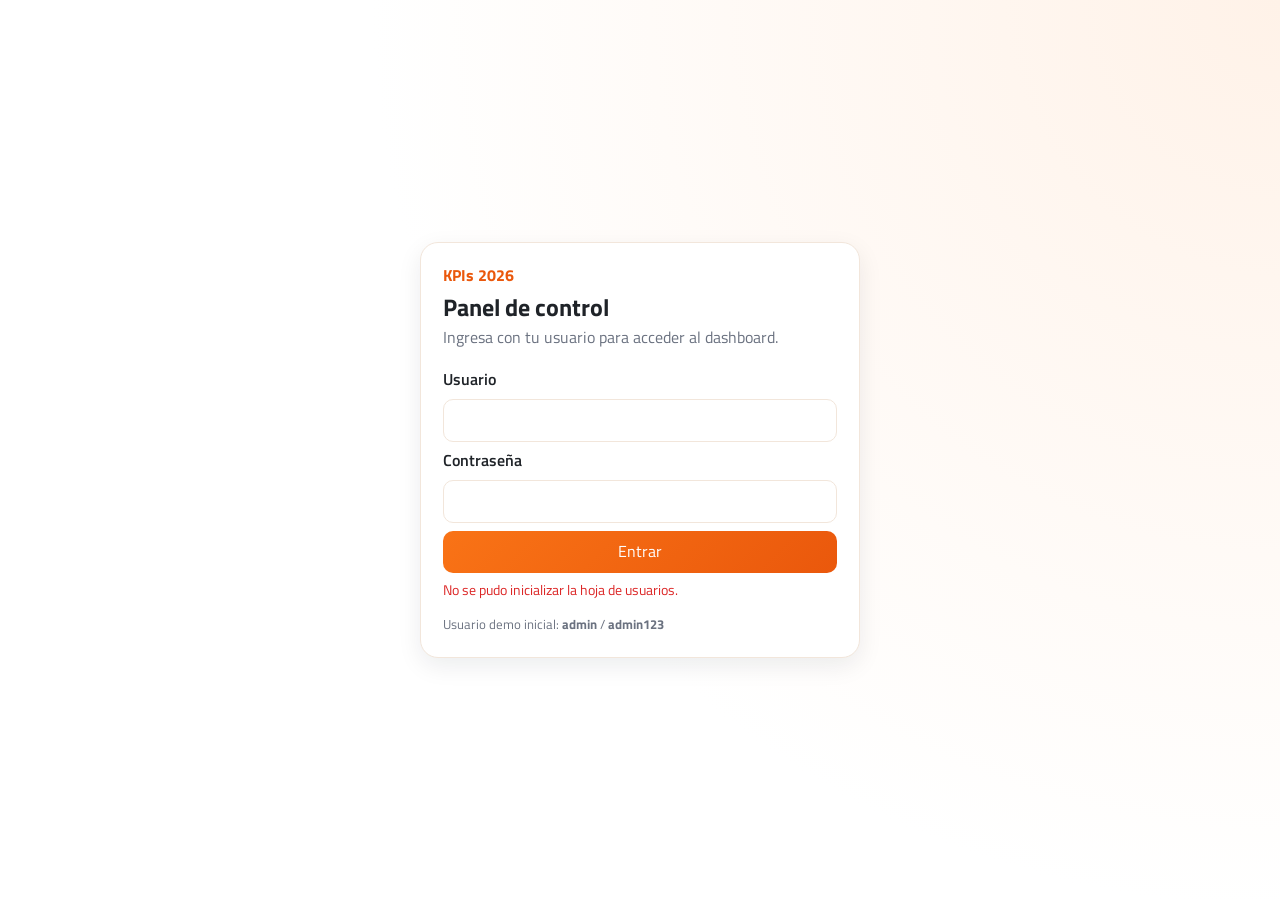
<file: KPIS_2026/index.html>
<!doctype html>
<html lang="es">
  <head>
    <meta charset="UTF-8" />
    <meta name="viewport" content="width=device-width, initial-scale=1.0" />
    <title>KPIs 2026 | Login</title>
    <link rel="preconnect" href="https://fonts.googleapis.com" />
    <link rel="preconnect" href="https://fonts.gstatic.com" crossorigin />
    <link href="https://fonts.googleapis.com/css2?family=Titillium+Web:wght@300;400;600;700&display=swap" rel="stylesheet" />
    <link rel="stylesheet" href="styles/common.css" />
    <link rel="stylesheet" href="styles/login.css" />
  </head>
  <body>
    <main class="login-layout">
      <section class="login-card">
        <div class="brand-block">
          <span class="brand-kicker">KPIs 2026</span>
          <h1>Panel de control</h1>
          <p>Ingresa con tu usuario para acceder al dashboard.</p>
        </div>

        <form id="loginForm" class="login-form" autocomplete="off">
          <label for="usuario">Usuario</label>
          <input id="usuario" name="usuario" type="text" required />

          <label for="contrasena">Contraseña</label>
          <input id="contrasena" name="contrasena" type="password" required />

          <button id="submitBtn" type="submit" class="btn-primary">Entrar</button>
          <p id="loginMessage" class="form-message" role="status"></p>
        </form>

        <div class="helper-note">
          <small>Usuario demo inicial: <strong>admin</strong> / <strong>admin123</strong></small>
        </div>
      </section>
    </main>

    <script src="scripts/config.js"></script>
    <script src="scripts/auth.js"></script>
    <script src="scripts/login.js"></script>
  </body>
</html>
</file>
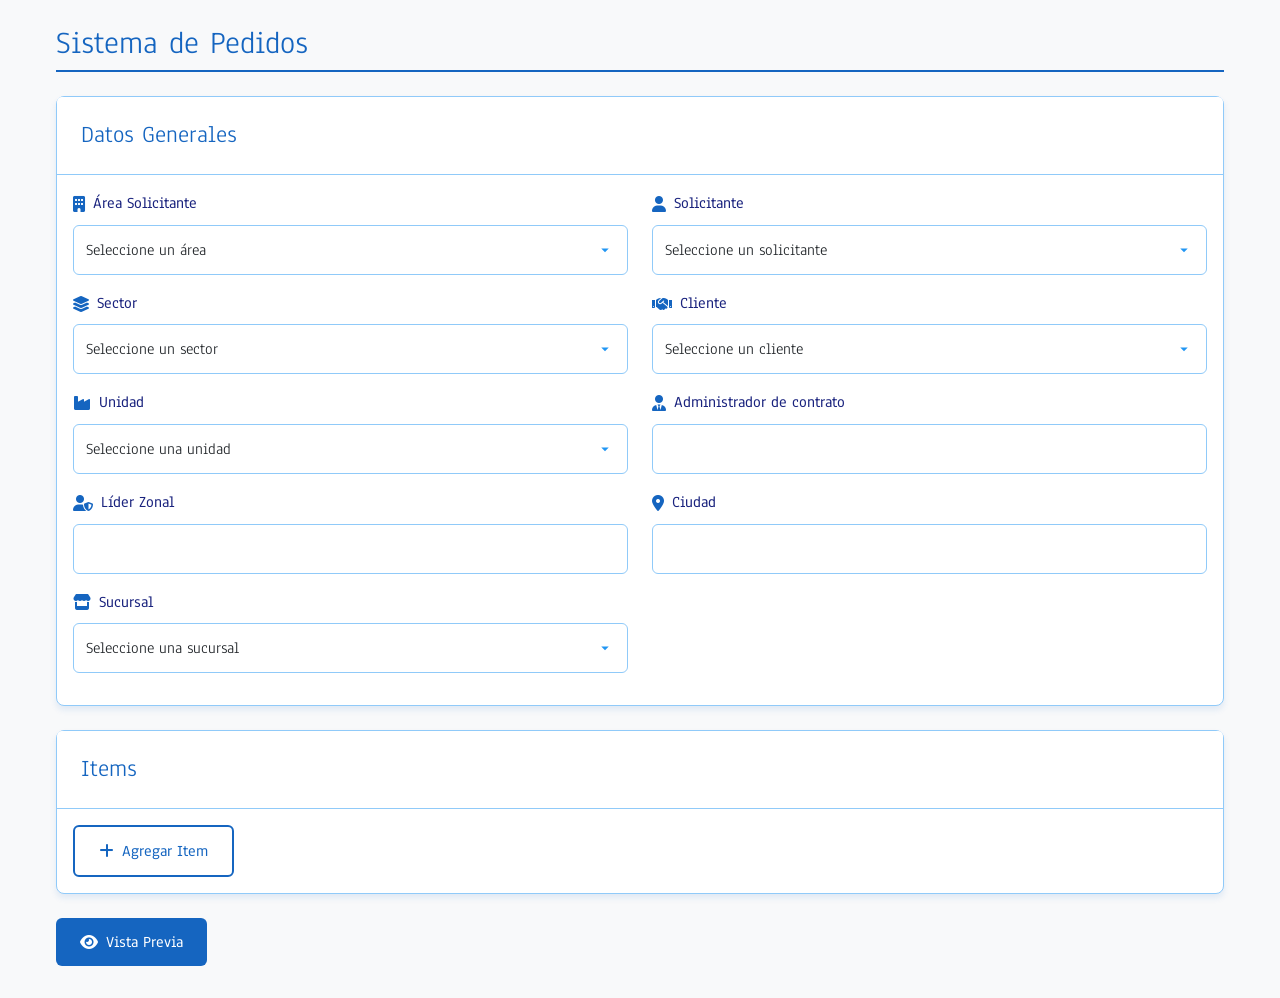
<file: form.html>
<!DOCTYPE html>
<html lang="es">
<head>
    <meta charset="UTF-8">
    <meta name="viewport" content="width=device-width, initial-scale=1.0">
    <title>Sistema de Pedidos</title>
    <link href="https://cdn.jsdelivr.net/npm/bootstrap@5.3.0/dist/css/bootstrap.min.css" rel="stylesheet">
    <link href="https://fonts.googleapis.com/css2?family=Anaheim&display=swap" rel="stylesheet">
    <link href="https://cdnjs.cloudflare.com/ajax/libs/font-awesome/6.0.0/css/all.min.css" rel="stylesheet">
    <style>
        :root {
            --primary-color: #1565C0;
            --primary-light: #BBDEFB;
            --text-color: #1A237E;
            --border-color: #90CAF9;
            --hover-color: #0D47A1;
        }

        body {
            font-family: 'Anaheim', sans-serif;
            color: var(--text-color);
            background-color: #f8f9fa;
            line-height: 1.6;
        }

        .container {
            max-width: 1200px;
            margin: 2rem auto;
            padding: 0 1rem;
        }

        h2 {
            color: var(--primary-color);
            font-weight: 400;
            margin-bottom: 2rem;
            padding-bottom: 0.5rem;
            border-bottom: 2px solid var(--primary-color);
        }

        .card {
            background: white;
            border: 1px solid var(--border-color);
            border-radius: 8px;
            box-shadow: 0 4px 6px rgba(21, 101, 192, 0.1);
            margin-bottom: 2rem;
            transition: transform 0.2s;
        }

        .card:hover {
            transform: translateY(-2px);
        }

        .card-header {
            background: white;
            border-bottom: 1px solid var(--border-color);
            padding: 1.5rem;
        }

        .card-header h4 {
            color: var(--primary-color);
            margin: 0;
            font-weight: 400;
            display: flex;
            align-items: center;
            gap: 0.5rem;
        }

        .form-label {
            color: var(--text-color);
            font-weight: 400;
            margin-bottom: 0.5rem;
        }

        .form-control {
            border: 1px solid var(--border-color);
            border-radius: 6px;
            padding: 0.75rem;
            transition: all 0.2s;
        }

        .form-control:focus {
            border-color: var(--primary-color);
            box-shadow: 0 0 0 3px rgba(33, 150, 243, 0.1);
        }

        select.form-control {
            cursor: pointer;
            background-image: url("data:image/svg+xml,%3Csvg xmlns='http://www.w3.org/2000/svg' width='12' height='12' fill='%232196F3' viewBox='0 0 16 16'%3E%3Cpath d='M8 11L3 6h10l-5 5z'/%3E%3C/svg%3E");
            background-repeat: no-repeat;
            background-position: right 1rem center;
            padding-right: 2.5rem;
        }

        .btn {
            padding: 0.75rem 1.5rem;
            border-radius: 6px;
            font-weight: 500;
            transition: all 0.2s;
            display: inline-flex;
            align-items: center;
            gap: 0.5rem;
            cursor: pointer;
        }

        .btn-primary {
            background-color: var(--primary-color);
            border: none;
            color: white;
        }

        .btn-primary:hover {
            background-color: var(--hover-color);
            transform: translateY(-1px);
            box-shadow: 0 4px 8px rgba(13, 71, 161, 0.2);
        }

        .btn-secondary {
            background-color: white;
            border: 2px solid var(--primary-color);
            color: var(--primary-color);
        }

        .btn-secondary:hover {
            background-color: var(--primary-light);
            color: var(--hover-color);
        }

        .item-form {
            background-color: var(--primary-light);
            border-radius: 6px;
            padding: 1.5rem;
            margin-bottom: 1rem;
            border: 1px solid var(--border-color);
        }

        .preview-modal {
            display: none;
            position: fixed;
            top: 0;
            left: 0;
            width: 100%;
            height: 100%;
            background-color: rgba(0, 0, 0, 0.5);
            backdrop-filter: blur(4px);
            z-index: 1000;
            overflow-y: auto;
            animation: fadeIn 0.3s ease-out;
        }

        .preview-content {
            background: white;
            margin: 2rem auto;
            padding: 2rem;
            width: 90%;
            max-width: 800px;
            border-radius: 8px;
            box-shadow: 0 4px 20px rgba(0, 0, 0, 0.15);
            position: relative;
            max-height: calc(100vh - 4rem);
            overflow-y: auto;
        }

        .close-button {
            position: absolute;
            top: 1rem;
            right: 1rem;
            background: white;
            border: none;
            color: var(--text-color);
            font-size: 1.5rem;
            padding: 0.5rem;
            border-radius: 50%;
            width: 40px;
            height: 40px;
            display: flex;
            align-items: center;
            justify-content: center;
            cursor: pointer;
            box-shadow: 0 2px 4px rgba(0, 0, 0, 0.1);
            transition: all 0.2s;
        }

        .close-button:hover {
            background-color: var(--primary-light);
            transform: rotate(90deg);
        }

        .btn-success {
            background-color: #2E7D32;
            color: white;
            border: none;
            padding: 1rem 2rem;
            margin-top: 1rem;
            width: 100%;
        }

        .btn-success:hover {
            background-color: #1B5E20;
            box-shadow: 0 4px 8px rgba(46, 125, 50, 0.2);
        }

        .form-label {
            display: flex;
            align-items: center;
            gap: 0.5rem;
            color: var(--text-color);
            font-weight: 500;
        }

        .form-label i {
            color: var(--primary-color);
        }

        .table {
            width: 100%;
            margin-bottom: 1rem;
            border-collapse: collapse;
        }

        .table th,
        .table td {
            padding: 1rem;
            border-bottom: 1px solid var(--border-color);
        }

        .table th {
            background-color: var(--primary-light);
            color: var(--primary-color);
            font-weight: 400;
            text-align: left;
        }

        /* Animaciones */
        @keyframes fadeIn {
            from { opacity: 0; }
            to { opacity: 1; }
        }

        .preview-modal {
            animation: fadeIn 0.3s ease-out;
        }
    </style>
</head>
<body>
    <div class="container mt-4">
        <h2 class="mb-4">Sistema de Pedidos</h2>

        <!-- Formulario 1: Datos Generales -->
        <div class="card mb-4">
            <div class="card-header">
                <h4>Datos Generales</h4>
            </div>
            <div class="card-body">
                <div class="row">
                    <div class="col-md-6 mb-3">
                        <label class="form-label"><i class="fas fa-building"></i> Área Solicitante</label>
                        <select class="form-control" id="areaSolicitante" required>
                            <option value="">Seleccione un área</option>
                        </select>
                    </div>
                    <div class="col-md-6 mb-3">
                        <label class="form-label"><i class="fas fa-user"></i> Solicitante</label>
                        <select class="form-control" id="solicitante" required>
                            <option value="">Seleccione un solicitante</option>
                        </select>
                    </div>
                    <div class="col-md-6 mb-3">
                        <label class="form-label"><i class="fas fa-layer-group"></i> Sector</label>
                        <select class="form-control" id="sector" required onchange="cargarClientes()">
                            <option value="">Seleccione un sector</option>
                        </select>
                    </div>
                    <div class="col-md-6 mb-3">
                        <label class="form-label"><i class="fas fa-handshake"></i> Cliente</label>
                        <select class="form-control" id="cliente" required onchange="cargarUnidades()">
                            <option value="">Seleccione un cliente</option>
                        </select>
                    </div>
                    <div class="col-md-6 mb-3">
                        <label class="form-label"><i class="fas fa-industry"></i> Unidad</label>
                        <select class="form-control" id="unidad" required onchange="cargarDatosUnidad()">
                            <option value="">Seleccione una unidad</option>
                        </select>
                    </div>
                    <div class="col-md-6 mb-3">
                        <label class="form-label"><i class="fas fa-user-tie"></i> Administrador de contrato</label>
                        <input type="text" class="form-control" id="administrador" readonly>
                    </div>
                    <div class="col-md-6 mb-3">
                        <label class="form-label"><i class="fas fa-user-shield"></i> Líder Zonal</label>
                        <input type="text" class="form-control" id="liderZonal" readonly>
                    </div>
                    <div class="col-md-6 mb-3">
                        <label class="form-label"><i class="fas fa-map-marker-alt"></i> Ciudad</label>
                        <input type="text" class="form-control" id="ciudad" readonly>
                    </div>
                    <div class="col-md-6 mb-3">
                        <label class="form-label"><i class="fas fa-store"></i> Sucursal</label>
                        <select class="form-control" id="sucursal" required>
                            <option value="">Seleccione una sucursal</option>
                        </select>
                    </div>
                </div>
            </div>
        </div>

        <!-- Formulario 2: Items -->
        <div class="card mb-4">
            <div class="card-header">
                <h4>Items</h4>
            </div>
            <div class="card-body">
                <div id="itemsContainer">
                    <!-- Los items se agregarán aquí -->
                </div>
                <button type="button" class="btn btn-secondary" onclick="agregarItem()">
                    <i class="fas fa-plus"></i> Agregar Item
                </button>
            </div>
        </div>

        <!-- Botones de acción -->
        <div class="mb-4">
            <button type="button" class="btn btn-primary" onclick="mostrarVistaPrevia()">
                <i class="fas fa-eye"></i> Vista Previa
            </button>
        </div>
    </div>

    <!-- Modal de Vista Previa -->
    <div id="previewModal" class="preview-modal">
        <div class="preview-content">
            <span class="close-button" onclick="cerrarVistaPrevia()">&times;</span>
            <h3>Vista Previa del Pedido</h3>
            <div id="previewContent"></div>
            <div class="mt-3">
                <button type="button" class="btn btn-success" onclick="guardarPedido()">
                    <i class="fas fa-save"></i> Registrar Pedido
                </button>
            </div>
        </div>
    </div>

    <script src="https://cdn.jsdelivr.net/npm/bootstrap@5.3.0/dist/js/bootstrap.bundle.min.js"></script>
    <script src="app.js"></script>
</body>
</html>
</file>
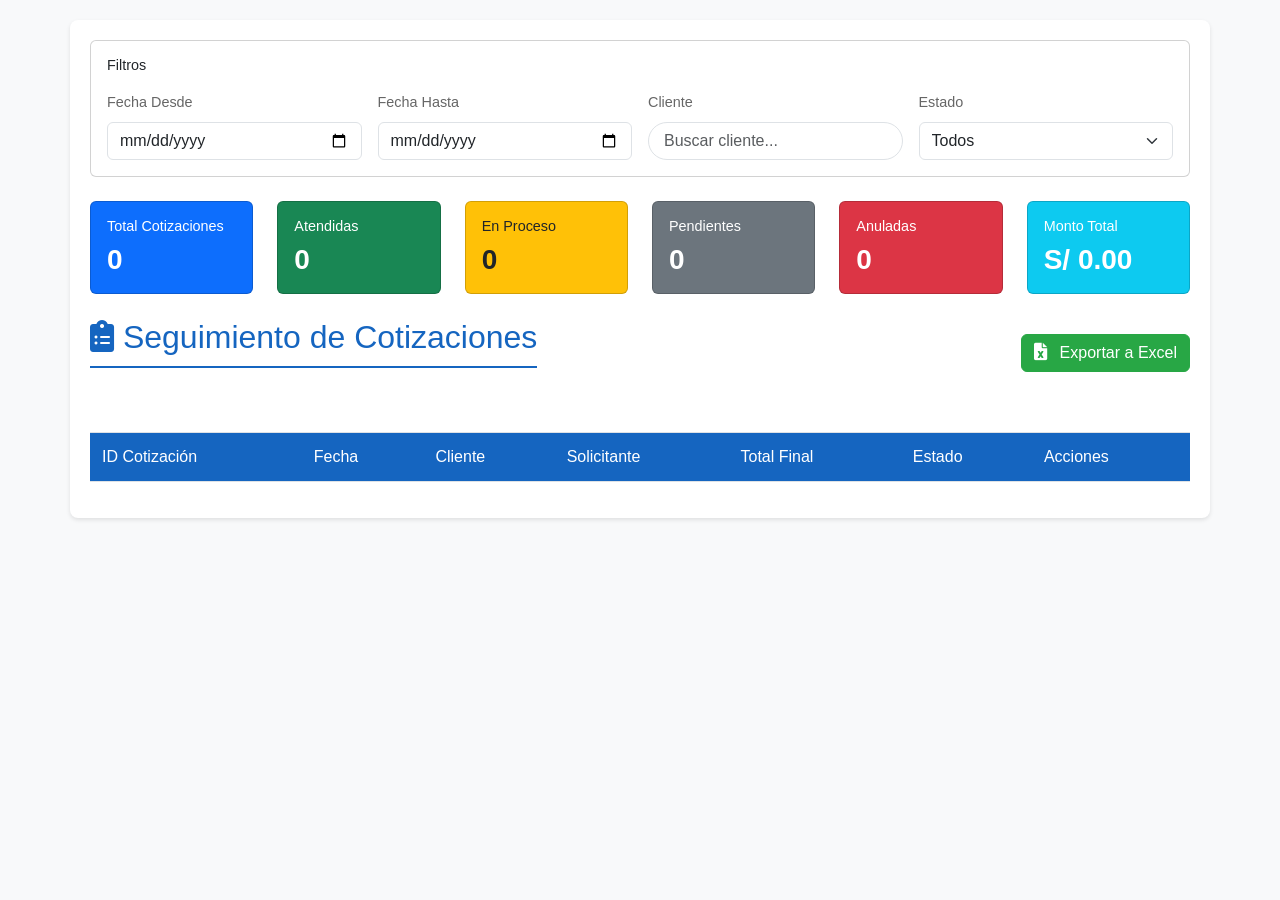
<file: seguimiento.html>
<!DOCTYPE html>
<html lang="es">
<head>
    <meta charset="UTF-8">
    <meta name="viewport" content="width=device-width, initial-scale=1.0">
    <title>Seguimiento de Cotizaciones</title>
    <link href="https://cdn.jsdelivr.net/npm/bootstrap@5.1.3/dist/css/bootstrap.min.css" rel="stylesheet">
    <link href="https://cdnjs.cloudflare.com/ajax/libs/font-awesome/6.0.0/css/all.min.css" rel="stylesheet">
    <style>
        body {
            background-color: #f8f9fa;
            font-family: Arial, sans-serif;
        }

        .container {
            background-color: white;
            border-radius: 8px;
            box-shadow: 0 2px 4px rgba(0,0,0,0.1);
            padding: 20px;
            margin-top: 20px;
        }

        h2 {
            color: #1565C0;
            margin-bottom: 20px;
            padding-bottom: 10px;
            border-bottom: 2px solid #1565C0;
        }

        .table {
            margin-top: 20px;
        }

        .table thead th {
            background-color: #1565C0;
            color: white;
            font-weight: 500;
            border: none;
            padding: 12px;
        }

        .table tbody td {
            vertical-align: middle;
            padding: 12px;
        }

        .btn-group .btn {
            padding: 6px 12px;
            margin: 0 2px;
        }

        /* Estados */
        .estado-pendiente { 
            background-color: #fff3cd !important; 
        }
        .estado-enviada { 
            background-color: #cce5ff !important; 
        }
        .estado-proceso { 
            background-color: #fff3cd !important; 
        }
        .estado-atendida { 
            background-color: #d4edda !important; 
        }
        .estado-anulada { 
            background-color: #f8d7da !important; 
        }

        /* Botones de estado */
        .btn-outline-primary:hover {
            background-color: #1565C0;
            border-color: #1565C0;
        }

        .btn-outline-warning:hover {
            background-color: #ffc107;
            border-color: #ffc107;
        }

        .btn-outline-success:hover {
            background-color: #28a745;
            border-color: #28a745;
        }

        .btn-outline-danger:hover {
            background-color: #dc3545;
            border-color: #dc3545;
        }

        /* Formato para montos */
        .monto {
            font-family: 'Courier New', Courier, monospace;
            text-align: right;
        }

        /* Responsive */
        @media (max-width: 768px) {
            .container {
                padding: 10px;
                margin-top: 10px;
            }

            .table-responsive {
                border: none;
            }

            .btn-group .btn {
                padding: 4px 8px;
            }
        }

        /* Agregar al CSS existente */
        .card {
            transition: transform 0.2s;
        }

        .card:hover {
            transform: translateY(-5px);
        }

        .form-control:focus, .form-select:focus {
            border-color: #1565C0;
            box-shadow: 0 0 0 0.2rem rgba(21, 101, 192, 0.25);
        }

        .card-title {
            font-size: 0.9rem;
            font-weight: 500;
        }

        .card-text {
            margin-bottom: 0;
            font-weight: 600;
        }

        #filtroCliente {
            border-radius: 20px;
            padding-left: 15px;
        }

        .form-label {
            font-size: 0.9rem;
            font-weight: 500;
            color: #666;
        }

        /* Agregar al CSS existente */
        .btn-success {
            background-color: #28a745;
            border-color: #28a745;
            transition: all 0.3s ease;
        }

        .btn-success:hover {
            background-color: #218838;
            border-color: #1e7e34;
            transform: translateY(-2px);
            box-shadow: 0 2px 5px rgba(0,0,0,0.2);
        }

        .btn-success:active {
            transform: translateY(0);
        }

        .btn-success i {
            font-size: 1.1em;
        }
    </style>
</head>
<body>
    <div class="container">
        <!-- Sección de Filtros -->
        <div class="card mb-4">
            <div class="card-body">
                <h5 class="card-title mb-3">Filtros</h5>
                <div class="row g-3">
                    <div class="col-md-3">
                        <label class="form-label">Fecha Desde</label>
                        <input type="date" class="form-control" id="fechaDesde">
                    </div>
                    <div class="col-md-3">
                        <label class="form-label">Fecha Hasta</label>
                        <input type="date" class="form-control" id="fechaHasta">
                    </div>
                    <div class="col-md-3">
                        <label class="form-label">Cliente</label>
                        <input type="text" class="form-control" id="filtroCliente" placeholder="Buscar cliente...">
                    </div>
                    <div class="col-md-3">
                        <label class="form-label">Estado</label>
                        <select class="form-select" id="filtroEstado">
                            <option value="">Todos</option>
                            <option value="Pendiente">Pendiente</option>
                            <option value="Enviada">Enviada</option>
                            <option value="En proceso">En proceso</option>
                            <option value="Atendida">Atendida</option>
                            <option value="Anulada">Anulada</option>
                        </select>
                    </div>
                </div>
            </div>
        </div>

        <!-- Sección de Resumen -->
        <div class="row mb-4">
            <div class="col-md-2">
                <div class="card bg-primary text-white">
                    <div class="card-body">
                        <h6 class="card-title">Total Cotizaciones</h6>
                        <h3 class="card-text" id="totalCotizaciones">0</h3>
                    </div>
                </div>
            </div>
            <div class="col-md-2">
                <div class="card bg-success text-white">
                    <div class="card-body">
                        <h6 class="card-title">Atendidas</h6>
                        <h3 class="card-text" id="totalAtendidas">0</h3>
                    </div>
                </div>
            </div>
            <div class="col-md-2">
                <div class="card bg-warning">
                    <div class="card-body">
                        <h6 class="card-title">En Proceso</h6>
                        <h3 class="card-text" id="totalProceso">0</h3>
                    </div>
                </div>
            </div>
            <div class="col-md-2">
                <div class="card bg-secondary text-white">
                    <div class="card-body">
                        <h6 class="card-title">Pendientes</h6>
                        <h3 class="card-text" id="totalPendientes">0</h3>
                    </div>
                </div>
            </div>
            <div class="col-md-2">
                <div class="card bg-danger text-white">
                    <div class="card-body">
                        <h6 class="card-title">Anuladas</h6>
                        <h3 class="card-text" id="totalAnuladas">0</h3>
                    </div>
                </div>
            </div>
            <div class="col-md-2">
                <div class="card bg-info text-white">
                    <div class="card-body">
                        <h6 class="card-title">Monto Total</h6>
                        <h3 class="card-text" id="montoTotal">S/ 0.00</h3>
                    </div>
                </div>
            </div>
        </div>

        <!-- Título y Tabla (existentes) -->
        <div class="d-flex justify-content-between align-items-center mb-4">
            <h2>
                <i class="fas fa-clipboard-list"></i>
                Seguimiento de Cotizaciones
            </h2>
            <button class="btn btn-success" onclick="exportarExcel()">
                <i class="fas fa-file-excel me-2"></i>
                Exportar a Excel
            </button>
        </div>
        <div class="table-responsive">
            <table class="table table-bordered table-hover">
                <thead>
                    <tr>
                        <th>ID Cotización</th>
                        <th>Fecha</th>
                        <th>Cliente</th>
                        <th>Solicitante</th>
                        <th>Total Final</th>
                        <th>Estado</th>
                        <th>Acciones</th>
                    </tr>
                </thead>
                <tbody id="tablaSeguimiento">
                    <!-- Aquí se cargarán dinámicamente las cotizaciones -->
                </tbody>
            </table>
        </div>
    </div>

    <script src="seguimiento.js"></script>
</body>
</html>
</file>
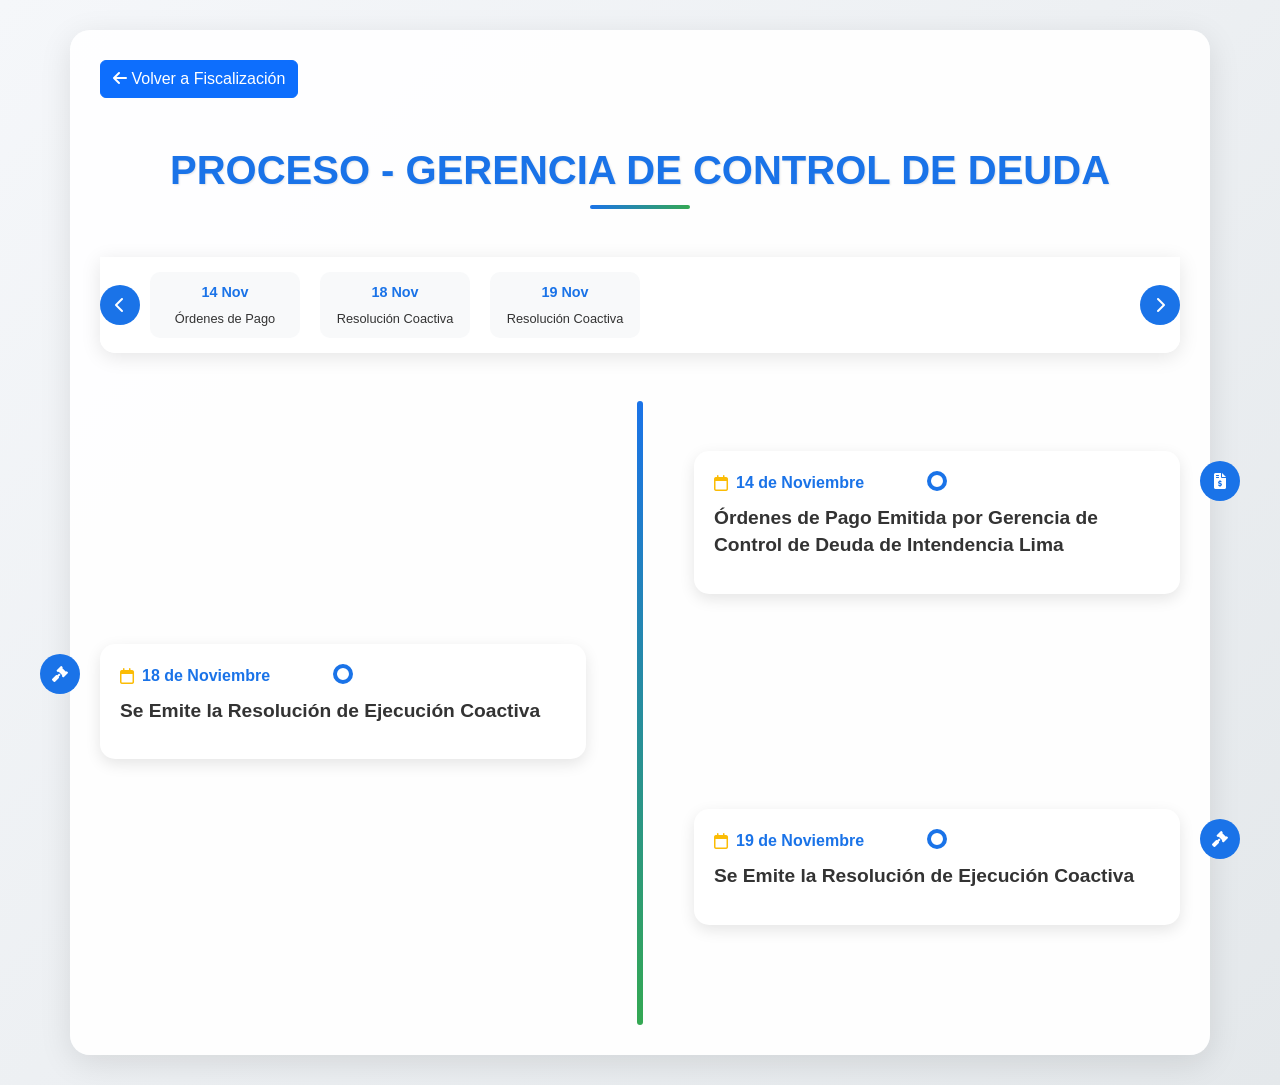
<file: timeline_coactiva.html>
<!DOCTYPE html>
<html lang="es">
<head>
    <meta charset="UTF-8">
    <meta name="viewport" content="width=device-width, initial-scale=1.0">
    <title>Cronología de Proceso Coactivo</title>
    
    <!-- Bootstrap CSS -->
    <link href="https://cdn.jsdelivr.net/npm/bootstrap@5.1.3/dist/css/bootstrap.min.css" rel="stylesheet">
    <!-- Font Awesome -->
    <link rel="stylesheet" href="https://cdnjs.cloudflare.com/ajax/libs/font-awesome/6.0.0/css/all.min.css">
    
    <style>
        :root {
            --primary: #1a73e8;
            --secondary: #34a853;
            --warning: #fbbc05;
            --danger: #ea4335;
        }

        body {
            background: linear-gradient(135deg, #f5f7fa 0%, #e4e8eb 100%);
            background-image: 
                linear-gradient(135deg, #f5f7fa 0%, #e4e8eb 100%),
                repeating-linear-gradient(45deg, rgba(0,0,0,0.02) 0px, rgba(0,0,0,0.02) 1px, transparent 1px, transparent 10px);
            font-family: 'Segoe UI', Tahoma, Geneva, Verdana, sans-serif;
            min-height: 100vh;
        }

        .container {
            background: rgba(255, 255, 255, 0.95);
            border-radius: 20px;
            box-shadow: 0 8px 32px rgba(0, 0, 0, 0.1);
            padding: 30px;
            margin-top: 30px;
            margin-bottom: 30px;
        }

        h1 {
            color: #1a73e8;
            text-shadow: 1px 1px 2px rgba(0,0,0,0.1);
            font-weight: 600;
            position: relative;
            padding-bottom: 15px;
        }

        h1:after {
            content: '';
            position: absolute;
            bottom: 0;
            left: 50%;
            transform: translateX(-50%);
            width: 100px;
            height: 4px;
            background: linear-gradient(90deg, #1a73e8, #34a853);
            border-radius: 2px;
        }

        .timeline {
            position: relative;
            padding: 50px 0;
        }

        .timeline::before {
            content: '';
            position: absolute;
            width: 6px;
            background: linear-gradient(to bottom, var(--primary), var(--secondary));
            top: 0;
            bottom: 0;
            left: 50%;
            margin-left: -3px;
            border-radius: 3px;
        }

        .timeline-item {
            margin-bottom: 50px;
            position: relative;
            width: 100%;
            perspective: 1000px;
            opacity: 0;
            transform: translateY(50px);
            transition: all 0.6s ease;
        }

        .timeline-item.visible {
            opacity: 1;
            transform: translateY(0);
        }

        .timeline-content {
            position: relative;
            width: 45%;
            padding: 20px;
            background: white;
            border-radius: 15px;
            box-shadow: 0 5px 15px rgba(0,0,0,0.1);
            transition: all 0.3s ease;
            transform-style: preserve-3d;
            cursor: pointer;
        }

        .timeline-item:nth-child(odd) .timeline-content {
            margin-left: auto;
            transform-origin: left center;
        }

        .timeline-item:nth-child(even) .timeline-content {
            margin-right: auto;
            transform-origin: right center;
        }

        .timeline-content:hover {
            transform: scale(1.05);
            box-shadow: 0 10px 25px rgba(0,0,0,0.2);
        }

        .timeline-date {
            font-size: 1rem;
            color: var(--primary);
            font-weight: 600;
            margin-bottom: 10px;
            display: flex;
            align-items: center;
            gap: 8px;
        }

        .timeline-date i {
            color: var(--warning);
        }

        .timeline-title {
            font-size: 1.2rem;
            color: #333;
            margin-bottom: 15px;
            font-weight: 600;
            line-height: 1.4;
        }

        .timeline-dot {
            position: absolute;
            width: 20px;
            height: 20px;
            background: white;
            border: 4px solid var(--primary);
            border-radius: 50%;
            top: 20px;
            left: 50%;
            margin-left: -10px;
            z-index: 1;
            transition: all 0.3s ease;
        }

        .timeline-item:hover .timeline-dot {
            transform: scale(1.3);
            background: var(--primary);
        }

        .timeline-icon {
            position: absolute;
            width: 40px;
            height: 40px;
            background: var(--primary);
            border-radius: 50%;
            display: flex;
            align-items: center;
            justify-content: center;
            color: white;
            top: 10px;
            transition: all 0.3s ease;
        }

        .timeline-item:hover .timeline-icon {
            transform: rotate(360deg);
        }

        .timeline-item:nth-child(odd) .timeline-icon {
            right: -60px;
        }

        .timeline-item:nth-child(even) .timeline-icon {
            left: -60px;
        }

        @media (max-width: 768px) {
            .timeline::before {
                left: 40px;
            }

            .timeline-content {
                width: calc(100% - 80px);
                margin-left: 80px !important;
            }

            .timeline-dot {
                left: 40px;
            }

            .timeline-icon {
                left: 20px !important;
            }
        }

        /* Estilos del Modal */
        .modal-backdrop {
            background-color: rgba(0, 0, 0, 0.5) !important;
        }

        .modal-content {
            border-radius: 15px;
            border: none;
        }

        .modal-header {
            background: var(--primary);
            color: white;
            border-radius: 15px 15px 0 0;
            padding: 1rem;
        }

        .modal-body {
            padding: 25px;
            font-size: 1.1rem;
            line-height: 1.8;
            text-align: justify;
            max-height: 80vh;
            overflow-y: auto;
        }

        .event-description {
            white-space: pre-line;
            text-align: left;
        }

        .btn-close {
            background-color: white !important;
            opacity: 1;
        }

        .modal-footer {
            border-top: 1px solid #dee2e6;
            padding: 1rem;
        }

        .btn-secondary {
            background-color: var(--primary);
            border: none;
        }

        .btn-secondary:hover {
            background-color: var(--secondary);
        }

        .horizontal-timeline-wrapper {
            position: sticky;
            top: 0;
            background: rgba(255, 255, 255, 0.98);
            z-index: 1000;
            padding: 15px 0;
            box-shadow: 0 4px 20px rgba(0, 0, 0, 0.1);
            border-radius: 0 0 15px 15px;
        }

        .horizontal-timeline {
            width: 100%;
            overflow: hidden;
        }

        .timeline-nav {
            display: flex;
            align-items: center;
            gap: 10px;
        }

        .nav-button {
            background: var(--primary);
            border: none;
            color: white;
            width: 40px;
            height: 40px;
            border-radius: 50%;
            display: flex;
            align-items: center;
            justify-content: center;
            cursor: pointer;
            transition: all 0.3s ease;
        }

        .nav-button:hover {
            background: var(--secondary);
        }

        .nav-items-container {
            overflow: hidden;
            flex: 1;
        }

        .nav-items {
            display: flex;
            gap: 20px;
            transition: transform 0.3s ease;
        }

        .nav-item {
            min-width: 150px;
            text-decoration: none;
            color: #333;
            padding: 10px;
            border-radius: 10px;
            background: #f8f9fa;
            transition: all 0.3s ease;
            text-align: center;
        }

        .nav-item:hover {
            background: var(--primary);
            color: white;
            transform: translateY(-3px);
        }

        .nav-item .date {
            font-size: 0.9rem;
            color: var(--primary);
            font-weight: 600;
        }

        .nav-item:hover .date {
            color: white;
        }

        .nav-item .title {
            font-size: 0.8rem;
            margin-top: 5px;
            white-space: nowrap;
            overflow: hidden;
            text-overflow: ellipsis;
        }
    </style>
</head>
<body>
    <div class="container">
        <div class="navigation-button">
            <a href="index.html" class="btn btn-primary">
                <i class="fas fa-arrow-left"></i>
                Volver a Fiscalización
            </a>
        </div>
        <h1 class="text-center my-5">PROCESO - GERENCIA DE CONTROL DE DEUDA</h1>
        <div class="horizontal-timeline-wrapper mb-5">
            <div class="horizontal-timeline">
                <div class="timeline-nav">
                    <button class="nav-button prev-button">
                        <i class="fas fa-chevron-left"></i>
                    </button>
                    <div class="nav-items-container">
                        <div class="nav-items">
                            <a href="#event-0" class="nav-item">
                                <div class="date">14 Nov</div>
                                <div class="title">Órdenes de Pago</div>
                            </a>
                            <a href="#event-1" class="nav-item">
                                <div class="date">18 Nov</div>
                                <div class="title">Resolución Coactiva</div>
                            </a>
                            <a href="#event-2" class="nav-item">
                                <div class="date">19 Nov</div>
                                <div class="title">Resolución Coactiva</div>
                            </a>
                        </div>
                    </div>
                    <button class="nav-button next-button">
                        <i class="fas fa-chevron-right"></i>
                    </button>
                </div>
            </div>
        </div>
        <div class="timeline" id="timeline"></div>
    </div>

    <!-- Modal Template -->
    <div class="modal fade" id="eventModal" tabindex="-1">
        <div class="modal-dialog modal-dialog-centered">
            <div class="modal-content">
                <div class="modal-header">
                    <h5 class="modal-title"></h5>
                    <button type="button" class="btn-close" data-bs-dismiss="modal"></button>
                </div>
                <div class="modal-body">
                    <div class="event-date mb-3"></div>
                    <div class="event-description"></div>
                </div>
                <div class="modal-footer">
                    <button type="button" class="btn btn-secondary" data-bs-dismiss="modal">Cerrar</button>
                </div>
            </div>
        </div>
    </div>

    <!-- Scripts -->
    <script src="https://cdn.jsdelivr.net/npm/bootstrap@5.1.3/dist/js/bootstrap.bundle.min.js"></script>
    
    <script>
        const events = [
            {
                date: '14 de Noviembre',
                title: 'Órdenes de Pago Emitida por Gerencia de Control de Deuda de Intendencia Lima',
                icon: 'fa-solid fa-file-invoice-dollar',
                description: `⮚ Con fecha 14 de noviembre del 2024, se emiten 11 órdenes de pago por los períodos 01,03,04,05,06,07,08,09,10,11 – 2022.

● Orden de pago N° 021-001-0757794 – periodo 2022-01-
● Orden de pago N° 021-001-0757822 – periodo 2022-01-
● Orden de pago N° 021-001-0757785 – periodo 2022-03-
● Orden de pago N° 021-001-0757786 – periodo 2022-04-
● Orden de pago N° 021-001-0757787 – periodo 2022-05-
● Orden de pago N° 021-001-0757788 – periodo 2022-06-
● Orden de pago N° 021-001-0757789 – periodo 2022-07-
● Orden de pago N° 021-001-0757790 – periodo 2022-08-
● Orden de pago N° 021-001-0757791 – periodo 2022-09-
● Orden de pago N° 021-001-0757792 – periodo 2022-10-
● Orden de pago N° 021-001-0757823 – periodo 2022-11-`
            },
            {
                date: '18 de Noviembre',
                title: 'Se Emite la Resolución de Ejecución Coactiva',
                icon: 'fa-solid fa-gavel',
                description: `⮚ Con fecha 18 de noviembre del 2024, se emite la resolución de ejecución coactiva N° 021-006-0360096, total de deuda exigible S/.1,669,488.00.`
            },
            {
                date: '19 de Noviembre',
                title: 'Se Emite la Resolución de Ejecución Coactiva',
                icon: 'fa-solid fa-gavel',
                description: `⮚ Con fecha 19 de noviembre del 2024, se emite la resolución de ejecución coactiva N° 021-006-0360223, total de deuda exigible S/.79,052.00.`
            }
        ];

        document.addEventListener('DOMContentLoaded', function() {
            const timeline = document.getElementById('timeline');
            const modal = document.getElementById('eventModal');
            const bsModal = new bootstrap.Modal(modal);

            events.forEach((event, index) => {
                const item = document.createElement('div');
                item.className = 'timeline-item';
                item.innerHTML = `
                    <div class="timeline-content" onclick="showModal(${index})">
                        <div class="timeline-date">
                            <i class="fa-regular fa-calendar"></i>
                            ${event.date}
                        </div>
                        <h3 class="timeline-title">${event.title}</h3>
                        <div class="timeline-dot"></div>
                        <div class="timeline-icon">
                            <i class="${event.icon}"></i>
                        </div>
                    </div>
                `;
                timeline.appendChild(item);
            });

            window.showModal = function(index) {
                const event = events[index];
                modal.querySelector('.modal-title').innerHTML = `
                    <i class="${event.icon} me-2"></i>${event.title}
                `;
                modal.querySelector('.event-date').innerHTML = `
                    <i class="fa-regular fa-calendar me-2 text-primary"></i>
                    <span class="fw-bold">${event.date}</span>
                `;
                modal.querySelector('.event-description').innerHTML = event.description || 'No hay descripción disponible.';
                bsModal.show();
            };

            function checkVisibility() {
                const items = document.querySelectorAll('.timeline-item');
                items.forEach(item => {
                    const rect = item.getBoundingClientRect();
                    const isVisible = (rect.top <= window.innerHeight * 0.8);
                    if (isVisible) {
                        item.classList.add('visible');
                    }
                });
            }

            window.addEventListener('scroll', checkVisibility);
            window.addEventListener('load', checkVisibility);
            setTimeout(checkVisibility, 100);

            const navItemsContainer = document.querySelector('.nav-items-container');
            const navItems = document.querySelector('.nav-items');
            const prevButton = document.querySelector('.prev-button');
            const nextButton = document.querySelector('.next-button');
            let scrollPosition = 0;
            const scrollAmount = 300;

            // Agregar IDs a los elementos del timeline vertical
            document.querySelectorAll('.timeline-item').forEach((item, index) => {
                item.id = `event-${index}`;
            });

            // Función para scroll suave
            document.querySelectorAll('.nav-item').forEach(item => {
                item.addEventListener('click', function(e) {
                    e.preventDefault();
                    const targetId = this.getAttribute('href');
                    const targetElement = document.querySelector(targetId);
                    targetElement.scrollIntoView({
                        behavior: 'smooth',
                        block: 'center'
                    });
                });
            });

            // Controles de navegación horizontal
            nextButton.addEventListener('click', () => {
                scrollPosition += scrollAmount;
                if (scrollPosition > navItems.scrollWidth - navItemsContainer.clientWidth) {
                    scrollPosition = navItems.scrollWidth - navItemsContainer.clientWidth;
                }
                navItems.style.transform = `translateX(-${scrollPosition}px)`;
            });

            prevButton.addEventListener('click', () => {
                scrollPosition -= scrollAmount;
                if (scrollPosition < 0) {
                    scrollPosition = 0;
                }
                navItems.style.transform = `translateX(-${scrollPosition}px)`;
            });
        });
    </script>
</body>
</html>
</file>
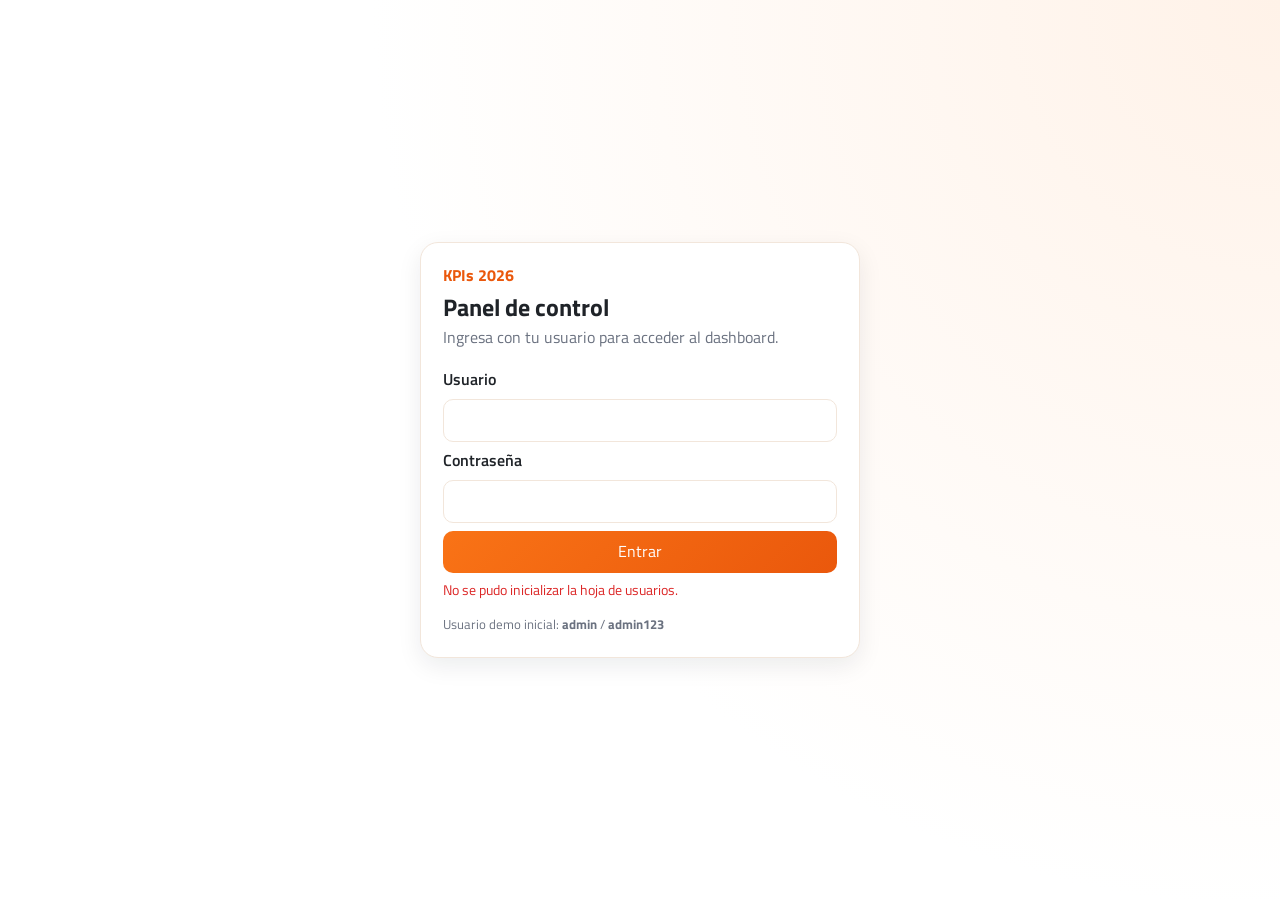
<file: KPIS_2026/main.html>
<!doctype html>
<html lang="es">
  <head>
    <meta charset="UTF-8" />
    <meta name="viewport" content="width=device-width, initial-scale=1.0" />
    <title>KPIs 2026 | Main</title>
    <link rel="preconnect" href="https://fonts.googleapis.com" />
    <link rel="preconnect" href="https://fonts.gstatic.com" crossorigin />
    <link href="https://fonts.googleapis.com/css2?family=Titillium+Web:wght@300;400;600;700&display=swap" rel="stylesheet" />
    <link rel="stylesheet" href="styles/common.css" />
    <link rel="stylesheet" href="styles/main.css" />
  </head>
  <body>
    <div class="app-shell" id="appShell">
      <aside class="sidebar" id="sidebar">
        <div class="sidebar-top">
          <button id="toggleSidebar" class="icon-btn" aria-label="Colapsar sidebar">
            <svg viewBox="0 0 24 24" aria-hidden="true">
              <path d="M4 6h16M4 12h16M4 18h16" />
            </svg>
          </button>
          <h2>KPIs</h2>
        </div>

        <nav class="menu">
          <button class="menu-item active" data-page="pages/dashboard.html" data-title="Dashboard" data-subtitle="Filtros globales: aplican a todos los indicadores.">
            <svg viewBox="0 0 24 24" aria-hidden="true">
              <path d="M3 13h8V3H3v10zm10 8h8V3h-8v18zM3 21h8v-6H3v6z" />
            </svg>
            <span>Dashboard</span>
          </button>
          <button class="menu-item" data-page="pages/economico.html" data-title="Económico" data-subtitle="Indicadores económicos con los mismos filtros globales.">
            <svg viewBox="0 0 24 24" aria-hidden="true">
              <path d="M12 1l3 6 6 .9-4.5 4.4L17.5 19 12 16l-5.5 3 1-6.7L3 7.9 9 7z" />
            </svg>
            <span>Económico</span>
          </button>
          <button class="menu-item" data-page="pages/costos-proviciones.html" data-title="Costos y proviciones" data-subtitle="Indicadores de costos y provisiones con filtros globales.">
            <svg viewBox="0 0 24 24" aria-hidden="true">
              <path d="M4 4h16v4H4zm0 6h10v10H4zm12 0h4v10h-4z" />
            </svg>
            <span>Costos y proviciones</span>
          </button>
        </nav>

        <div class="sidebar-footer">
          <p id="userGreeting">-</p>
          <button id="logoutBtn" class="btn-outline">Cerrar sesión</button>
        </div>
      </aside>

      <section class="content-panel">
        <header class="topbar topbar-with-filters">
          <div class="topbar-title">
            <h1 id="moduleTitle">Dashboard</h1>
            <p class="topbar-sub" id="moduleSubtitle">Filtros globales: aplican a todos los indicadores.</p>
          </div>
          <div class="global-filters" id="dashboardFilters">
            <div class="filter-field">
              <label for="filterClienteBtn">Cliente</label>
              <div class="multi-filter" id="filterCliente"></div>
            </div>
            <div class="filter-field">
              <label for="filterMesBtn">Mes</label>
              <div class="multi-filter" id="filterMes"></div>
            </div>
          </div>
        </header>
        <iframe id="moduleFrame" src="" title="Módulo activo"></iframe>
      </section>
    </div>

    <script src="scripts/config.js"></script>
    <script src="scripts/auth.js"></script>
    <script src="scripts/main.js"></script>
  </body>
</html>
</file>
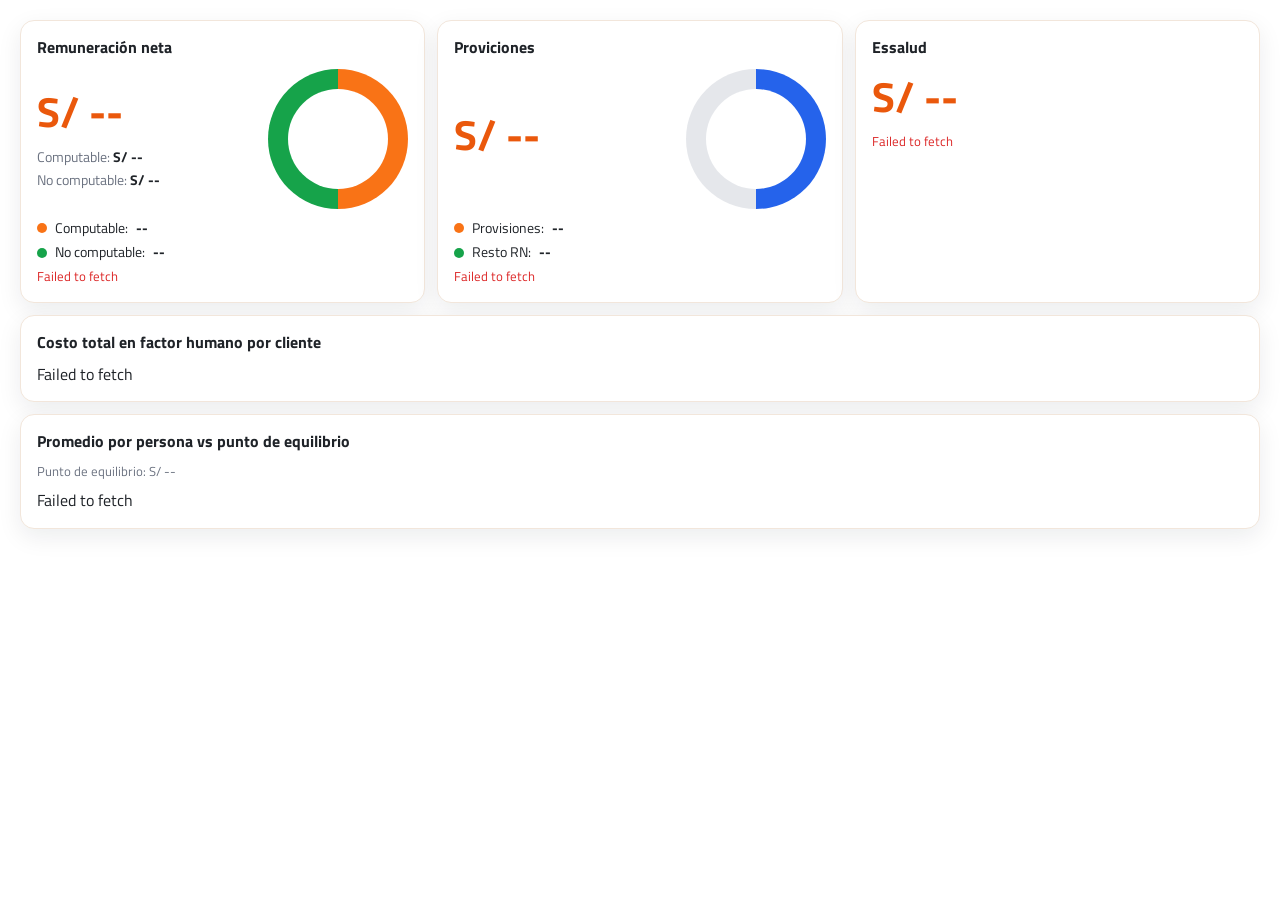
<file: KPIS_2026/pages/costos-proviciones.html>
<!doctype html>
<html lang="es">
  <head>
    <meta charset="UTF-8" />
    <meta name="viewport" content="width=device-width, initial-scale=1.0" />
    <title>Costos y proviciones</title>
    <link rel="preconnect" href="https://fonts.googleapis.com" />
    <link rel="preconnect" href="https://fonts.gstatic.com" crossorigin />
    <link href="https://fonts.googleapis.com/css2?family=Titillium+Web:wght@300;400;600;700&display=swap" rel="stylesheet" />
    <link rel="stylesheet" href="../styles/common.css" />
    <link rel="stylesheet" href="../styles/costos-proviciones.css" />
  </head>
  <body>
    <main class="costos-module">
      <section class="costos-grid">
        <article class="costos-card">
          <h3>Remuneración neta</h3>
          <div class="remu-layout">
            <div class="remu-values">
              <p class="remu-main" id="remuNetaValue">S/ --</p>
              <p class="remu-sub">Computable: <strong id="remuCompValue">S/ --</strong></p>
              <p class="remu-sub">No computable: <strong id="remuNoCompValue">S/ --</strong></p>
            </div>
            <div class="remu-pie-wrap">
              <div class="remu-pie" id="remuPie" aria-label="División entre computable y no computable"></div>
            </div>
          </div>
          <div class="remu-legend">
            <p><span class="dot dot-comp"></span> Computable: <strong id="remuCompPct">--</strong></p>
            <p><span class="dot dot-no-comp"></span> No computable: <strong id="remuNoCompPct">--</strong></p>
          </div>
          <p class="remu-status" id="remuStatus"></p>
        </article>

        <article class="costos-card">
          <h3>Proviciones</h3>
          <div class="remu-layout">
            <div class="remu-values">
              <p class="remu-main" id="provValue">S/ --</p>
            </div>
            <div class="remu-pie-wrap">
              <div class="remu-pie remu-pie-prov" id="provPie" aria-label="Porcentaje de provisiones sobre remuneración neta"></div>
            </div>
          </div>
          <div class="remu-legend">
            <p><span class="dot dot-comp"></span> Provisiones: <strong id="provPct">--</strong></p>
            <p><span class="dot dot-no-comp"></span> Resto RN: <strong id="provRestPct">--</strong></p>
          </div>
          <p class="remu-status" id="provStatus"></p>
        </article>

        <article class="costos-card">
          <h3>Essalud</h3>
          <p class="remu-main" id="essaludValue">S/ --</p>
          <p class="remu-status" id="essaludStatus"></p>
        </article>
      </section>

      <section class="costos-grid single-col">
        <article class="costos-card">
          <h3>Costo total en factor humano por cliente</h3>
          <div class="bars-list" id="factorHumanoTotalList"></div>
        </article>

        <article class="costos-card">
          <h3>Promedio por persona vs punto de equilibrio</h3>
          <p class="equilibrio-label" id="equilibrioLabel">Punto de equilibrio: S/ --</p>
          <div class="avg-list" id="factorHumanoPromedioList"></div>
        </article>
      </section>
    </main>

    <script src="../scripts/config.js"></script>
    <script src="../scripts/auth.js"></script>
    <script src="../scripts/costos-proviciones.js"></script>
  </body>
</html>
</file>
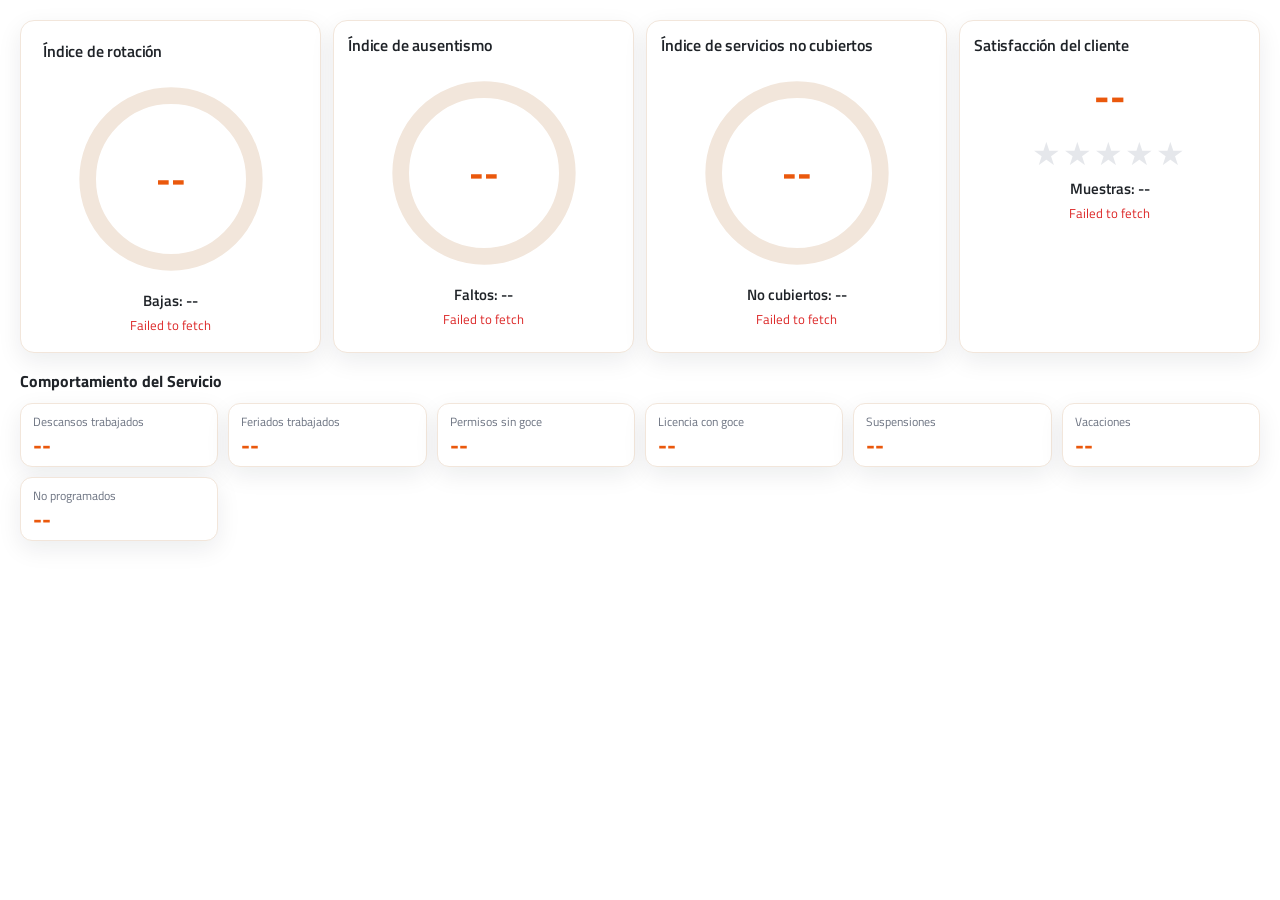
<file: KPIS_2026/pages/dashboard.html>
<!doctype html>
<html lang="es">
  <head>
    <meta charset="UTF-8" />
    <meta name="viewport" content="width=device-width, initial-scale=1.0" />
    <title>Dashboard</title>
    <link rel="preconnect" href="https://fonts.googleapis.com" />
    <link rel="preconnect" href="https://fonts.gstatic.com" crossorigin />
    <link href="https://fonts.googleapis.com/css2?family=Titillium+Web:wght@300;400;600;700&display=swap" rel="stylesheet" />
    <link rel="stylesheet" href="../styles/common.css" />
    <link rel="stylesheet" href="../styles/dashboard.css" />
  </head>
  <body>
    <main class="dashboard-module">
      <section class="kpi-grid" id="kpiGrid">
        <article class="kpi-card kpi-card--rotacion" id="kpiRotacionCard">
          <h3 class="kpi-title">Índice de rotación</h3>

          <div class="kpi-chart-wrap">
            <svg class="kpi-ring-svg" viewBox="0 0 120 120" aria-hidden="true">
              <circle class="kpi-ring-track" cx="60" cy="60" r="50" pathLength="100" />
              <circle
                id="kpiRotacionRing"
                class="kpi-ring-progress"
                cx="60"
                cy="60"
                r="50"
                pathLength="100"
                stroke-dasharray="100"
                stroke-dashoffset="100"
              />
            </svg>
            <div class="kpi-chart-center">
              <span class="kpi-metric-value" id="kpiRotacionValue">--</span>
            </div>
          </div>
          <p class="kpi-count" id="kpiRotacionCount">Bajas: --</p>

          <p class="kpi-status" id="kpiRotacionStatus" role="status"></p>
        </article>

        <article class="kpi-card kpi-card--ausentismo" id="kpiAusentismoCard">
          <h3 class="kpi-title">Índice de ausentismo</h3>

          <div class="kpi-chart-wrap">
            <svg class="kpi-ring-svg" viewBox="0 0 120 120" aria-hidden="true">
              <circle class="kpi-ring-track" cx="60" cy="60" r="50" pathLength="100" />
              <circle
                id="kpiAusentismoRing"
                class="kpi-ring-progress"
                cx="60"
                cy="60"
                r="50"
                pathLength="100"
                stroke-dasharray="100"
                stroke-dashoffset="100"
              />
            </svg>
            <div class="kpi-chart-center">
              <span class="kpi-metric-value" id="kpiAusentismoValue">--</span>
            </div>
          </div>
          <p class="kpi-count" id="kpiAusentismoCount">Faltos: --</p>

          <p class="kpi-status" id="kpiAusentismoStatus" role="status"></p>
        </article>

        <article class="kpi-card kpi-card--servicios" id="kpiServiciosCard">
          <h3 class="kpi-title">Índice de servicios no cubiertos</h3>

          <div class="kpi-chart-wrap">
            <svg class="kpi-ring-svg" viewBox="0 0 120 120" aria-hidden="true">
              <circle class="kpi-ring-track" cx="60" cy="60" r="50" pathLength="100" />
              <circle
                id="kpiServiciosRing"
                class="kpi-ring-progress"
                cx="60"
                cy="60"
                r="50"
                pathLength="100"
                stroke-dasharray="100"
                stroke-dashoffset="100"
              />
            </svg>
            <div class="kpi-chart-center">
              <span class="kpi-metric-value" id="kpiServiciosValue">--</span>
            </div>
          </div>
          <p class="kpi-count" id="kpiServiciosCount">No cubiertos: --</p>

          <p class="kpi-status" id="kpiServiciosStatus" role="status"></p>
        </article>

        <article class="kpi-card kpi-card--satisfaccion" id="kpiSatisfaccionCard">
          <h3 class="kpi-title">Satisfacción del cliente</h3>
          <p class="kpi-sat-value" id="kpiSatisfaccionValue">--</p>
          <div class="kpi-stars" id="kpiSatisfaccionStars" aria-label="Calificacion">
            <span class="kpi-stars-base">★★★★★</span>
            <span class="kpi-stars-fill" id="kpiSatisfaccionStarsFill">★★★★★</span>
          </div>
          <p class="kpi-count" id="kpiSatisfaccionCount">Muestras: --</p>
          <p class="kpi-status" id="kpiSatisfaccionStatus" role="status"></p>
        </article>
      </section>

      <section class="service-block" id="serviceBlock">
        <h3 class="service-block-title">Comportamiento del Servicio</h3>
        <div class="service-grid">
          <article class="service-card is-clickable" data-metric="descansoTrab" role="button" tabindex="0"><span>Descansos trabajados</span><strong id="svcDescansoTrab">--</strong></article>
          <article class="service-card is-clickable" data-metric="feriadoTrab" role="button" tabindex="0"><span>Feriados trabajados</span><strong id="svcFeriadoTrab">--</strong></article>
          <article class="service-card is-clickable" data-metric="permisoSinGoce" role="button" tabindex="0"><span>Permisos sin goce</span><strong id="svcPermisoSinGoce">--</strong></article>
          <article class="service-card is-clickable" data-metric="licenciaConGoce" role="button" tabindex="0"><span>Licencia con goce</span><strong id="svcLicenciaConGoce">--</strong></article>
          <article class="service-card is-clickable" data-metric="suspensiones" role="button" tabindex="0"><span>Suspensiones</span><strong id="svcSuspensiones">--</strong></article>
          <article class="service-card is-clickable" data-metric="vacaciones" role="button" tabindex="0"><span>Vacaciones</span><strong id="svcVacaciones">--</strong></article>
          <article class="service-card is-clickable" data-metric="noProgramados" role="button" tabindex="0"><span>No programados</span><strong id="svcNoProgramados">--</strong></article>
        </div>
      </section>

      <div class="detail-modal" id="detailModal" aria-hidden="true">
        <div class="detail-modal__backdrop" data-close-modal="true"></div>
        <section class="detail-modal__panel" role="dialog" aria-modal="true" aria-labelledby="detailModalTitle">
          <header class="detail-modal__header">
            <h4 id="detailModalTitle">Detalle</h4>
            <button type="button" id="detailModalClose" class="detail-modal__close" aria-label="Cerrar">×</button>
          </header>
          <p class="detail-modal__meta" id="detailModalMeta"></p>
          <div class="detail-modal__table-wrap">
            <table class="detail-table">
              <thead>
                <tr>
                  <th>Documento</th>
                  <th>Nombre</th>
                  <th>Mes</th>
                  <th>Valor</th>
                </tr>
              </thead>
              <tbody id="detailModalBody"></tbody>
            </table>
          </div>
        </section>
      </div>
    </main>

    <script src="../scripts/config.js"></script>
    <script src="../scripts/auth.js"></script>
    <script src="../scripts/dashboard.js"></script>
  </body>
</html>
</file>
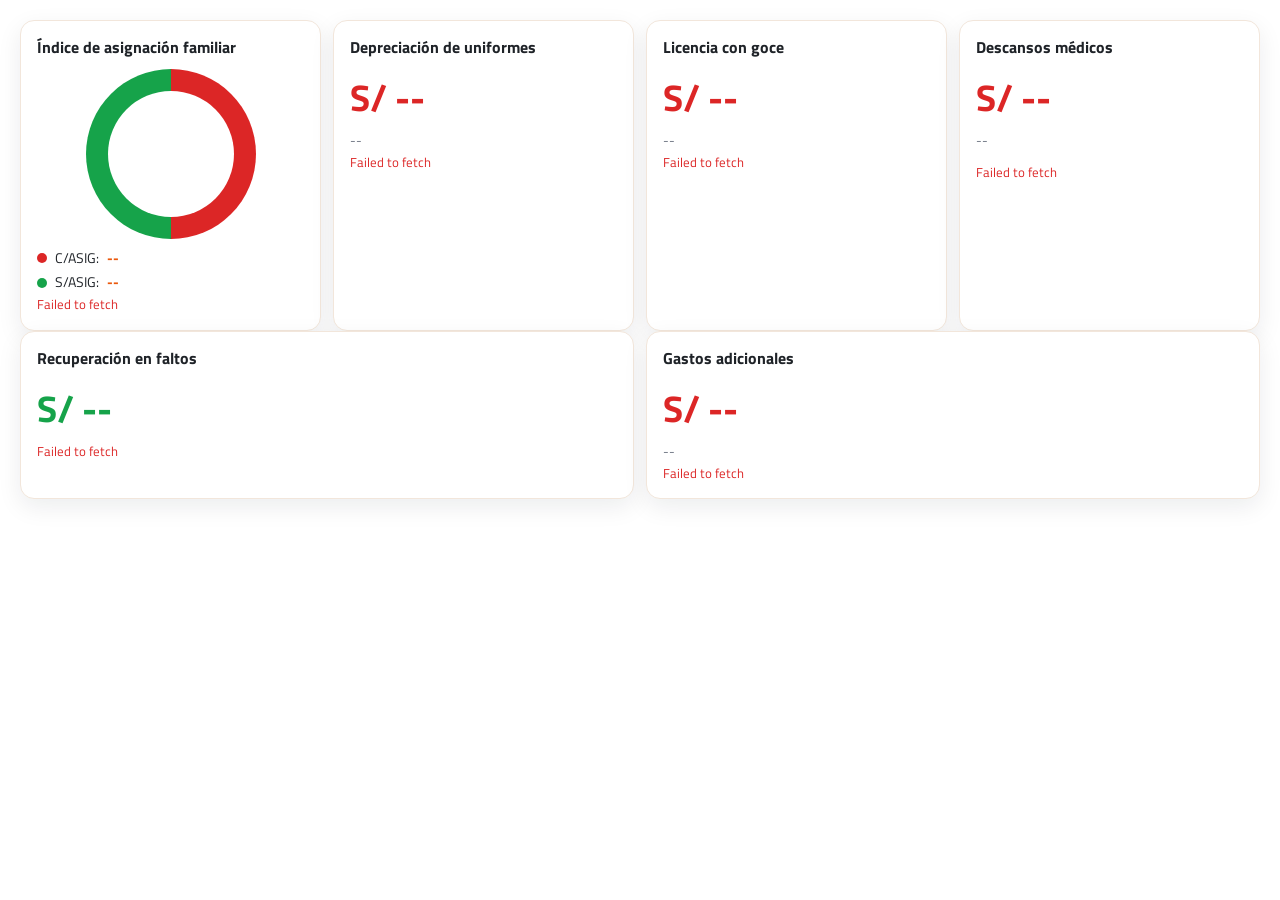
<file: KPIS_2026/pages/economico.html>
<!doctype html>
<html lang="es">
  <head>
    <meta charset="UTF-8" />
    <meta name="viewport" content="width=device-width, initial-scale=1.0" />
    <title>Económico</title>
    <link rel="preconnect" href="https://fonts.googleapis.com" />
    <link rel="preconnect" href="https://fonts.gstatic.com" crossorigin />
    <link href="https://fonts.googleapis.com/css2?family=Titillium+Web:wght@300;400;600;700&display=swap" rel="stylesheet" />
    <link rel="stylesheet" href="../styles/common.css" />
    <link rel="stylesheet" href="../styles/economico.css" />
  </head>
  <body>
    <main class="economico-module">
      <section class="kpi-grid-econ">
        <article class="econ-card">
          <h3>Índice de asignación familiar</h3>
          <div class="pie-wrap">
            <div id="asigPie" class="asig-pie" aria-label="Distribución C/ASIG y S/ASIG"></div>
          </div>
          <div class="asig-legend">
            <p><span class="dot dot-c"></span> C/ASIG: <strong id="cAsigPct">--</strong></p>
            <p><span class="dot dot-s"></span> S/ASIG: <strong id="sAsigPct">--</strong></p>
          </div>
          <p class="asig-status" id="asigStatus"></p>
        </article>

        <article class="econ-card econ-card-clickable" id="depreCard" role="button" tabindex="0">
          <h3>Depreciación de uniformes</h3>
          <p class="money-value money-loss" id="depreValue">S/ --</p>
          <p class="kpi-count-econ" id="depreMeta">--</p>
          <p class="asig-status" id="depreStatus"></p>
        </article>

        <article class="econ-card">
          <h3>Licencia con goce</h3>
          <p class="money-value money-loss" id="licGoceValue">S/ --</p>
          <p class="kpi-count-econ" id="licGoceMeta">--</p>
          <p class="asig-status" id="licGoceStatus"></p>
        </article>

        <article class="econ-card">
          <h3>Descansos médicos</h3>
          <p class="money-value money-loss" id="descMedValue">S/ --</p>
          <p class="kpi-count-econ" id="descMedMeta">--</p>
          <ul class="alert-list" id="descMedAlertList"></ul>
          <p class="asig-status" id="descMedStatus"></p>
        </article>
      </section>

      <section class="kpi-grid-econ">
        <article class="econ-card">
          <h3>Recuperación en faltos</h3>
          <p class="money-value money-gain" id="recFaltosValue">S/ --</p>
          <p class="asig-status" id="recFaltosStatus"></p>
        </article>

        <article class="econ-card econ-card-clickable" id="gastosAdCard" role="button" tabindex="0">
          <h3>Gastos adicionales</h3>
          <p class="money-value money-loss" id="gastosAdValue">S/ --</p>
          <p class="kpi-count-econ" id="gastosAdMeta">--</p>
          <p class="asig-status" id="gastosAdStatus"></p>
        </article>
      </section>

      <div class="detail-modal" id="depreDetailModal" aria-hidden="true">
        <div class="detail-modal__backdrop" data-close-modal="true"></div>
        <section class="detail-modal__panel" role="dialog" aria-modal="true" aria-labelledby="depreDetailTitle">
          <header class="detail-modal__header">
            <h4 id="depreDetailTitle">Detalle de depreciación</h4>
            <button type="button" id="depreDetailClose" class="detail-modal__close" aria-label="Cerrar">×</button>
          </header>
          <p class="detail-modal__meta" id="depreDetailMeta"></p>
          <div class="detail-modal__table-wrap">
            <table class="detail-table">
              <thead>
                <tr>
                  <th>Documento</th>
                  <th>Nombre</th>
                  <th>Días</th>
                  <th>Días impacto</th>
                  <th>Monto</th>
                </tr>
              </thead>
              <tbody id="depreDetailBody"></tbody>
            </table>
          </div>
        </section>
      </div>

      <div class="detail-modal" id="gastosDetailModal" aria-hidden="true">
        <div class="detail-modal__backdrop" data-close-gastos-modal="true"></div>
        <section class="detail-modal__panel" role="dialog" aria-modal="true" aria-labelledby="gastosDetailTitle">
          <header class="detail-modal__header">
            <h4 id="gastosDetailTitle">Detalle de gastos adicionales</h4>
            <button type="button" id="gastosDetailClose" class="detail-modal__close" aria-label="Cerrar">×</button>
          </header>
          <p class="detail-modal__meta" id="gastosDetailMeta"></p>
          <div class="detail-modal__table-wrap">
            <table class="detail-table">
              <thead>
                <tr>
                  <th>Cliente</th>
                  <th>Persona</th>
                  <th>Monto</th>
                  <th>Concepto</th>
                </tr>
              </thead>
              <tbody id="gastosDetailBody"></tbody>
            </table>
          </div>
        </section>
      </div>
    </main>

    <script src="../scripts/config.js"></script>
    <script src="../scripts/auth.js"></script>
    <script src="../scripts/economico.js"></script>
  </body>
</html>
</file>
<file: KPIS_2026/styles/common.css>
:root {
  --bg: #ffffff;
  --bg-soft: #fff7f0;
  --text: #1f2328;
  --muted: #6b7280;
  --accent: #f97316;
  --accent-strong: #ea580c;
  --line: #f2e6db;
  --radius: 14px;
  --shadow: 0 8px 24px rgba(15, 23, 42, 0.08);
}

* {
  box-sizing: border-box;
  margin: 0;
  padding: 0;
}

html,
body {
  width: 100%;
  height: 100%;
  font-family: 'Titillium Web', sans-serif;
  background: var(--bg);
  color: var(--text);
}

body {
  line-height: 1.35;
}

button,
input {
  font: inherit;
}

.btn-primary,
.btn-outline {
  border-radius: 10px;
  padding: 10px 16px;
  cursor: pointer;
  transition: 0.2s ease;
}

.btn-primary {
  border: none;
  color: #fff;
  background: linear-gradient(135deg, var(--accent), var(--accent-strong));
}

.btn-primary:hover {
  filter: brightness(1.04);
}

.btn-outline {
  border: 1px solid var(--accent);
  color: var(--accent-strong);
  background: #fff;
}

.btn-outline:hover {
  background: var(--bg-soft);
}

.form-message {
  min-height: 20px;
  font-size: 14px;
  color: var(--muted);
}

.form-message.error {
  color: #dc2626;
}

.form-message.success {
  color: #16a34a;
}

.dashboard-module {
  padding: 18px;
}

.module-header {
  margin-bottom: 16px;
}

.kpi-grid {
  display: grid;
  grid-template-columns: repeat(auto-fit, minmax(200px, 1fr));
  gap: 12px;
}

.kpi-card {
  border: 1px solid var(--line);
  border-radius: var(--radius);
  background: #fff;
  padding: 14px;
  box-shadow: var(--shadow);
}
</file>
<file: KPIS_2026/styles/login.css>
.login-layout {
  min-height: 100vh;
  display: grid;
  place-items: center;
  background: radial-gradient(circle at top right, #fff2e8 0%, #ffffff 58%);
  padding: 16px;
}

.login-card {
  width: min(440px, 100%);
  background: #fff;
  border: 1px solid var(--line);
  border-radius: 18px;
  box-shadow: var(--shadow);
  padding: 22px;
}

.brand-block {
  margin-bottom: 20px;
}

.brand-kicker {
  display: inline-block;
  color: var(--accent-strong);
  font-weight: 700;
  margin-bottom: 4px;
}

.brand-block p {
  color: var(--muted);
  margin-top: 4px;
}

.login-form {
  display: grid;
  gap: 8px;
}

.login-form label {
  font-weight: 600;
}

.login-form input {
  border: 1px solid var(--line);
  border-radius: 10px;
  padding: 10px 12px;
  outline: none;
}

.login-form input:focus {
  border-color: #fdba74;
  box-shadow: 0 0 0 3px rgba(249, 115, 22, 0.15);
}

.helper-note {
  margin-top: 12px;
  color: var(--muted);
}
</file>
<file: KPIS_2026/styles/main.css>
.app-shell {
  display: flex;
  min-height: 100vh;
  background: #fff;
}

.sidebar {
  width: 260px;
  border-right: 1px solid var(--line);
  padding: 14px;
  display: flex;
  flex-direction: column;
  justify-content: space-between;
  gap: 14px;
  transition: width 0.2s ease;
}

.sidebar.collapsed {
  width: 82px;
}

.sidebar.collapsed .menu-item span,
.sidebar.collapsed .sidebar-footer p,
.sidebar.collapsed .sidebar-top h2 {
  display: none;
}

.sidebar-top {
  display: flex;
  align-items: center;
  gap: 10px;
}

.icon-btn {
  width: 38px;
  height: 38px;
  border: 1px solid var(--line);
  border-radius: 10px;
  background: #fff;
  cursor: pointer;
}

.icon-btn svg,
.menu-item svg {
  width: 18px;
  height: 18px;
  fill: currentColor;
}

.menu {
  display: grid;
  gap: 8px;
}

.menu-item {
  border: 1px solid var(--line);
  border-radius: 10px;
  background: #fff;
  color: var(--text);
  display: flex;
  align-items: center;
  gap: 8px;
  padding: 10px;
  cursor: pointer;
}

.menu-item.active,
.menu-item:hover {
  border-color: #fdba74;
  background: var(--bg-soft);
  color: var(--accent-strong);
}

.content-panel {
  flex: 1;
  min-width: 0;
  display: flex;
  flex-direction: column;
}

.topbar {
  border-bottom: 1px solid var(--line);
  display: flex;
  align-items: center;
  padding: 12px 18px;
  gap: 16px;
  flex-wrap: wrap;
}

.topbar-with-filters {
  align-items: flex-end;
  justify-content: space-between;
}

.topbar-title h1 {
  font-size: 1.15rem;
  font-weight: 700;
}

.topbar-sub {
  font-size: 13px;
  color: var(--muted);
  margin-top: 2px;
}

.global-filters {
  display: flex;
  flex-wrap: wrap;
  gap: 12px;
  align-items: flex-end;
}

.filter-field {
  display: grid;
  gap: 4px;
}

.filter-field label {
  font-size: 12px;
  font-weight: 600;
  color: var(--muted);
}

.multi-filter {
  position: relative;
  min-width: 220px;
}

.multi-filter-btn {
  width: 100%;
  border: 1px solid var(--line);
  border-radius: 10px;
  padding: 8px 10px;
  background: #fff;
  color: var(--text);
  cursor: pointer;
  text-align: left;
  display: flex;
  align-items: center;
  justify-content: space-between;
  gap: 8px;
}

.multi-filter-btn::after {
  content: '▾';
  color: var(--muted);
  font-size: 12px;
}

.multi-filter.open .multi-filter-btn {
  border-color: #fdba74;
  box-shadow: 0 0 0 3px rgba(249, 115, 22, 0.12);
}

.multi-filter-panel {
  position: absolute;
  top: calc(100% + 6px);
  left: 0;
  width: 100%;
  max-height: 240px;
  overflow: auto;
  border: 1px solid var(--line);
  border-radius: 10px;
  background: #fff;
  box-shadow: 0 10px 22px rgba(15, 23, 42, 0.08);
  padding: 6px;
  z-index: 30;
  display: none;
}

.multi-filter.open .multi-filter-panel {
  display: block;
}

.multi-filter-option {
  display: flex;
  align-items: center;
  gap: 8px;
  padding: 6px 8px;
  border-radius: 8px;
  cursor: pointer;
  font-size: 14px;
}

.multi-filter-option:hover {
  background: var(--bg-soft);
}

.multi-filter-option input {
  accent-color: var(--accent-strong);
}

#moduleFrame {
  width: 100%;
  height: calc(100vh - 120px);
  border: 0;
}

.sidebar-footer {
  display: grid;
  gap: 10px;
}

.sidebar-footer p {
  color: var(--muted);
}

@media (max-width: 880px) {
  .sidebar {
    position: fixed;
    z-index: 20;
    height: 100vh;
    background: #fff;
  }

  .content-panel {
    margin-left: 82px;
  }

  #moduleFrame {
    height: calc(100vh - 200px);
  }
}
</file>
<file: KPIS_2026/styles/costos-proviciones.css>
.costos-module {
  padding: 20px;
}

.costos-grid {
  display: grid;
  grid-template-columns: repeat(auto-fit, minmax(340px, 1fr));
  gap: 12px;
}

.costos-grid.single-col {
  grid-template-columns: 1fr;
  margin-top: 12px;
}

.costos-card {
  border: 1px solid var(--line);
  border-radius: 14px;
  background: #fff;
  box-shadow: var(--shadow);
  padding: 16px;
}

.costos-card h3 {
  font-size: 1rem;
  margin-bottom: 10px;
}

.remu-layout {
  display: flex;
  justify-content: space-between;
  gap: 14px;
  align-items: center;
}

.remu-main {
  font-size: clamp(2rem, 5vw, 2.6rem);
  color: var(--accent-strong);
  font-weight: 700;
  margin-bottom: 8px;
}

.remu-sub {
  font-size: 14px;
  color: var(--muted);
  margin-bottom: 4px;
}

.remu-sub strong {
  color: var(--text);
}

.remu-pie-wrap {
  flex: 0 0 auto;
}

.remu-pie {
  width: 140px;
  height: 140px;
  border-radius: 50%;
  background: conic-gradient(#f97316 0deg, #f97316 180deg, #16a34a 180deg, #16a34a 360deg);
  position: relative;
}

.remu-pie::after {
  content: '';
  position: absolute;
  inset: 20px;
  border-radius: 50%;
  background: #fff;
}

.remu-legend {
  margin-top: 10px;
  display: grid;
  gap: 6px;
}

.remu-legend p {
  display: flex;
  align-items: center;
  gap: 8px;
  font-size: 14px;
}

.dot-comp {
  background: #f97316;
}

.dot-no-comp {
  background: #16a34a;
}

.remu-pie-prov {
  background: conic-gradient(#2563eb 0deg, #2563eb 180deg, #e5e7eb 180deg, #e5e7eb 360deg);
}

.dot {
  width: 10px;
  height: 10px;
  border-radius: 50%;
  display: inline-block;
}

.remu-status {
  min-height: 1.2em;
  margin-top: 6px;
  color: #dc2626;
  font-size: 13px;
}

.bars-list,
.avg-list {
  display: grid;
  gap: 10px;
  margin-top: 10px;
}

.bar-row {
  display: grid;
  gap: 4px;
}

.bar-label {
  display: flex;
  justify-content: space-between;
  gap: 8px;
  font-size: 13px;
  color: var(--muted);
}

.bar-track {
  height: 10px;
  border-radius: 999px;
  background: #f3f4f6;
  overflow: hidden;
}

.bar-fill {
  height: 100%;
  border-radius: 999px;
  background: #2563eb;
}

.equilibrio-label {
  font-size: 13px;
  color: var(--muted);
}

.avg-track {
  position: relative;
  height: 24px;
  border-radius: 8px;
  background: #f8fafc;
  overflow: hidden;
}

.avg-center-line {
  position: absolute;
  left: 50%;
  top: 0;
  bottom: 0;
  width: 2px;
  background: #9ca3af;
}

.avg-bar {
  position: absolute;
  top: 4px;
  bottom: 4px;
  border-radius: 6px;
}

.avg-bar.above {
  left: 50%;
  background: #16a34a;
}

.avg-bar.below {
  right: 50%;
  background: #dc2626;
}
</file>
<file: KPIS_2026/styles/dashboard.css>
.dashboard-module {
  padding: 20px;
}

.kpi-grid {
  display: grid;
  grid-template-columns: repeat(auto-fit, minmax(280px, 1fr));
  gap: 12px;
}

.kpi-card--rotacion {
  padding: 20px 22px 18px;
}

.kpi-title {
  font-size: 1rem;
  font-weight: 600;
  color: var(--text);
  letter-spacing: -0.01em;
  margin-bottom: 16px;
}

.kpi-chart-wrap {
  position: relative;
  width: min(200px, 70vw);
  height: min(200px, 70vw);
  margin: 0 auto 12px;
}

.kpi-ring-svg {
  width: 100%;
  height: 100%;
  transform: rotate(-90deg);
}

.kpi-ring-track,
.kpi-ring-progress {
  fill: none;
  stroke-width: 10;
  stroke-linecap: round;
}

.kpi-ring-track {
  stroke: var(--line);
}

.kpi-ring-progress {
  stroke: var(--accent);
  transition: stroke-dashoffset 0.55s ease;
}

.kpi-chart-center {
  position: absolute;
  inset: 0;
  display: flex;
  align-items: center;
  justify-content: center;
  pointer-events: none;
}

.kpi-metric-value {
  font-family: 'Titillium Web', sans-serif;
  font-size: clamp(1.75rem, 6vw, 2.25rem);
  font-weight: 700;
  color: var(--accent-strong);
  line-height: 1;
  font-variant-numeric: tabular-nums;
}

.kpi-count {
  text-align: center;
  font-size: 15px;
  font-weight: 600;
  color: var(--text);
  margin-bottom: 6px;
}

.kpi-status {
  min-height: 1.25em;
  font-size: 13px;
  font-weight: 400;
  color: var(--muted);
  text-align: center;
}

.kpi-status.is-loading {
  color: var(--accent-strong);
}

.kpi-status.is-error {
  color: #dc2626;
}

.kpi-status:empty {
  display: none;
}

.service-block {
  margin-top: 18px;
}

.service-block-title {
  font-size: 1rem;
  font-weight: 700;
  margin-bottom: 10px;
}

.service-grid {
  display: grid;
  grid-template-columns: repeat(auto-fit, minmax(170px, 1fr));
  gap: 10px;
}

.service-card {
  border: 1px solid var(--line);
  border-radius: 12px;
  background: #fff;
  padding: 10px 12px;
  box-shadow: var(--shadow);
  display: grid;
  gap: 4px;
}

.service-card.is-clickable {
  cursor: pointer;
  transition: transform 0.15s ease, box-shadow 0.15s ease, border-color 0.15s ease;
}

.service-card.is-clickable:hover {
  transform: translateY(-1px);
  border-color: #fdba74;
}

.service-card.is-clickable:focus-visible {
  outline: none;
  border-color: #fdba74;
  box-shadow: 0 0 0 3px rgba(249, 115, 22, 0.15);
}

.service-card span {
  font-size: 12px;
  color: var(--muted);
}

.service-card strong {
  font-size: 22px;
  line-height: 1;
  color: var(--accent-strong);
  font-variant-numeric: tabular-nums;
}

.kpi-card--satisfaccion {
  display: flex;
  flex-direction: column;
  justify-content: flex-start;
}

.kpi-sat-value {
  text-align: center;
  font-size: clamp(2rem, 6vw, 2.4rem);
  line-height: 1;
  color: var(--accent-strong);
  font-weight: 700;
  margin-top: 4px;
}

.kpi-stars {
  position: relative;
  width: fit-content;
  margin: 22px auto 10px;
  font-size: 32px;
  line-height: 1;
  letter-spacing: 2px;
}

.kpi-stars-base {
  color: #e5e7eb;
}

.kpi-stars-fill {
  position: absolute;
  inset: 0 auto 0 0;
  color: #f59e0b;
  overflow: hidden;
  white-space: nowrap;
  width: 0%;
  transition: width 0.3s ease;
}

.detail-modal {
  position: fixed;
  inset: 0;
  display: none;
  z-index: 60;
}

.detail-modal.is-open {
  display: block;
}

.detail-modal__backdrop {
  position: absolute;
  inset: 0;
  background: rgba(15, 23, 42, 0.45);
}

.detail-modal__panel {
  position: relative;
  z-index: 1;
  width: min(760px, calc(100vw - 24px));
  max-height: calc(100vh - 40px);
  overflow: hidden;
  margin: 20px auto;
  background: #fff;
  border: 1px solid var(--line);
  border-radius: 14px;
  box-shadow: var(--shadow);
  display: flex;
  flex-direction: column;
}

.detail-modal__header {
  padding: 12px 14px;
  border-bottom: 1px solid var(--line);
  display: flex;
  align-items: center;
  justify-content: space-between;
}

.detail-modal__close {
  border: 1px solid var(--line);
  background: #fff;
  border-radius: 8px;
  width: 32px;
  height: 32px;
  cursor: pointer;
}

.detail-modal__meta {
  padding: 10px 14px 0;
  color: var(--muted);
  font-size: 13px;
}

.detail-modal__table-wrap {
  overflow: auto;
  padding: 10px 14px 14px;
}

.detail-table {
  width: 100%;
  border-collapse: collapse;
}

.detail-table th,
.detail-table td {
  text-align: left;
  border-bottom: 1px solid var(--line);
  padding: 8px 6px;
  font-size: 14px;
}
</file>
<file: KPIS_2026/styles/economico.css>
.economico-module {
  padding: 20px;
}

.kpi-grid-econ {
  display: grid;
  grid-template-columns: repeat(auto-fit, minmax(280px, 1fr));
  gap: 12px;
}

.econ-card {
  border: 1px solid var(--line);
  border-radius: 14px;
  background: #fff;
  box-shadow: var(--shadow);
  padding: 16px;
}

.econ-card-clickable {
  cursor: pointer;
  transition: transform 0.15s ease, box-shadow 0.15s ease, border-color 0.15s ease;
}

.econ-card-clickable:hover {
  transform: translateY(-1px);
  border-color: #fdba74;
}

.econ-card-clickable:focus-visible {
  outline: none;
  border-color: #fdba74;
  box-shadow: 0 0 0 3px rgba(249, 115, 22, 0.15);
}

.econ-card h3 {
  font-size: 1rem;
  margin-bottom: 10px;
}

.pie-wrap {
  display: flex;
  justify-content: center;
  margin: 8px 0 10px;
}

.asig-pie {
  width: 170px;
  height: 170px;
  border-radius: 50%;
  background: conic-gradient(#dc2626 0deg, #dc2626 180deg, #16a34a 180deg, #16a34a 360deg);
  position: relative;
}

.asig-pie::after {
  content: '';
  position: absolute;
  inset: 22px;
  border-radius: 50%;
  background: #fff;
}

.asig-legend {
  display: grid;
  gap: 6px;
  margin-top: 8px;
}

.asig-legend p {
  display: flex;
  align-items: center;
  gap: 8px;
  font-size: 14px;
}

.asig-legend strong {
  color: var(--accent-strong);
}

.dot {
  width: 10px;
  height: 10px;
  border-radius: 50%;
  display: inline-block;
}

.dot-c {
  background: #dc2626;
}

.dot-s {
  background: #16a34a;
}

.asig-meta {
  margin-top: 8px;
  color: var(--muted);
  font-size: 13px;
}

.asig-status {
  min-height: 1.2em;
  margin-top: 4px;
  color: #dc2626;
  font-size: 13px;
}

.money-value {
  font-size: clamp(1.8rem, 5vw, 2.3rem);
  font-weight: 700;
  margin: 14px 0 10px;
}

.money-loss {
  color: #dc2626;
}

.money-gain {
  color: #16a34a;
}

.kpi-count-econ {
  color: var(--muted);
  font-size: 13px;
}

.alert-list {
  margin-top: 10px;
  padding-left: 18px;
  display: grid;
  gap: 4px;
}

.alert-list li {
  font-size: 13px;
  color: var(--text);
}

.detail-modal {
  position: fixed;
  inset: 0;
  display: none;
  z-index: 60;
}

.detail-modal.is-open {
  display: block;
}

.detail-modal__backdrop {
  position: absolute;
  inset: 0;
  background: rgba(15, 23, 42, 0.45);
}

.detail-modal__panel {
  position: relative;
  z-index: 1;
  width: min(860px, calc(100vw - 24px));
  max-height: calc(100vh - 40px);
  overflow: hidden;
  margin: 20px auto;
  background: #fff;
  border: 1px solid var(--line);
  border-radius: 14px;
  box-shadow: var(--shadow);
  display: flex;
  flex-direction: column;
}

.detail-modal__header {
  padding: 12px 14px;
  border-bottom: 1px solid var(--line);
  display: flex;
  align-items: center;
  justify-content: space-between;
}

.detail-modal__close {
  border: 1px solid var(--line);
  background: #fff;
  border-radius: 8px;
  width: 32px;
  height: 32px;
  cursor: pointer;
}

.detail-modal__meta {
  padding: 10px 14px 0;
  color: var(--muted);
  font-size: 13px;
}

.detail-modal__table-wrap {
  overflow: auto;
  padding: 10px 14px 14px;
}

.detail-table {
  width: 100%;
  border-collapse: collapse;
}

.detail-table th,
.detail-table td {
  text-align: left;
  border-bottom: 1px solid var(--line);
  padding: 8px 6px;
  font-size: 14px;
}
</file>
